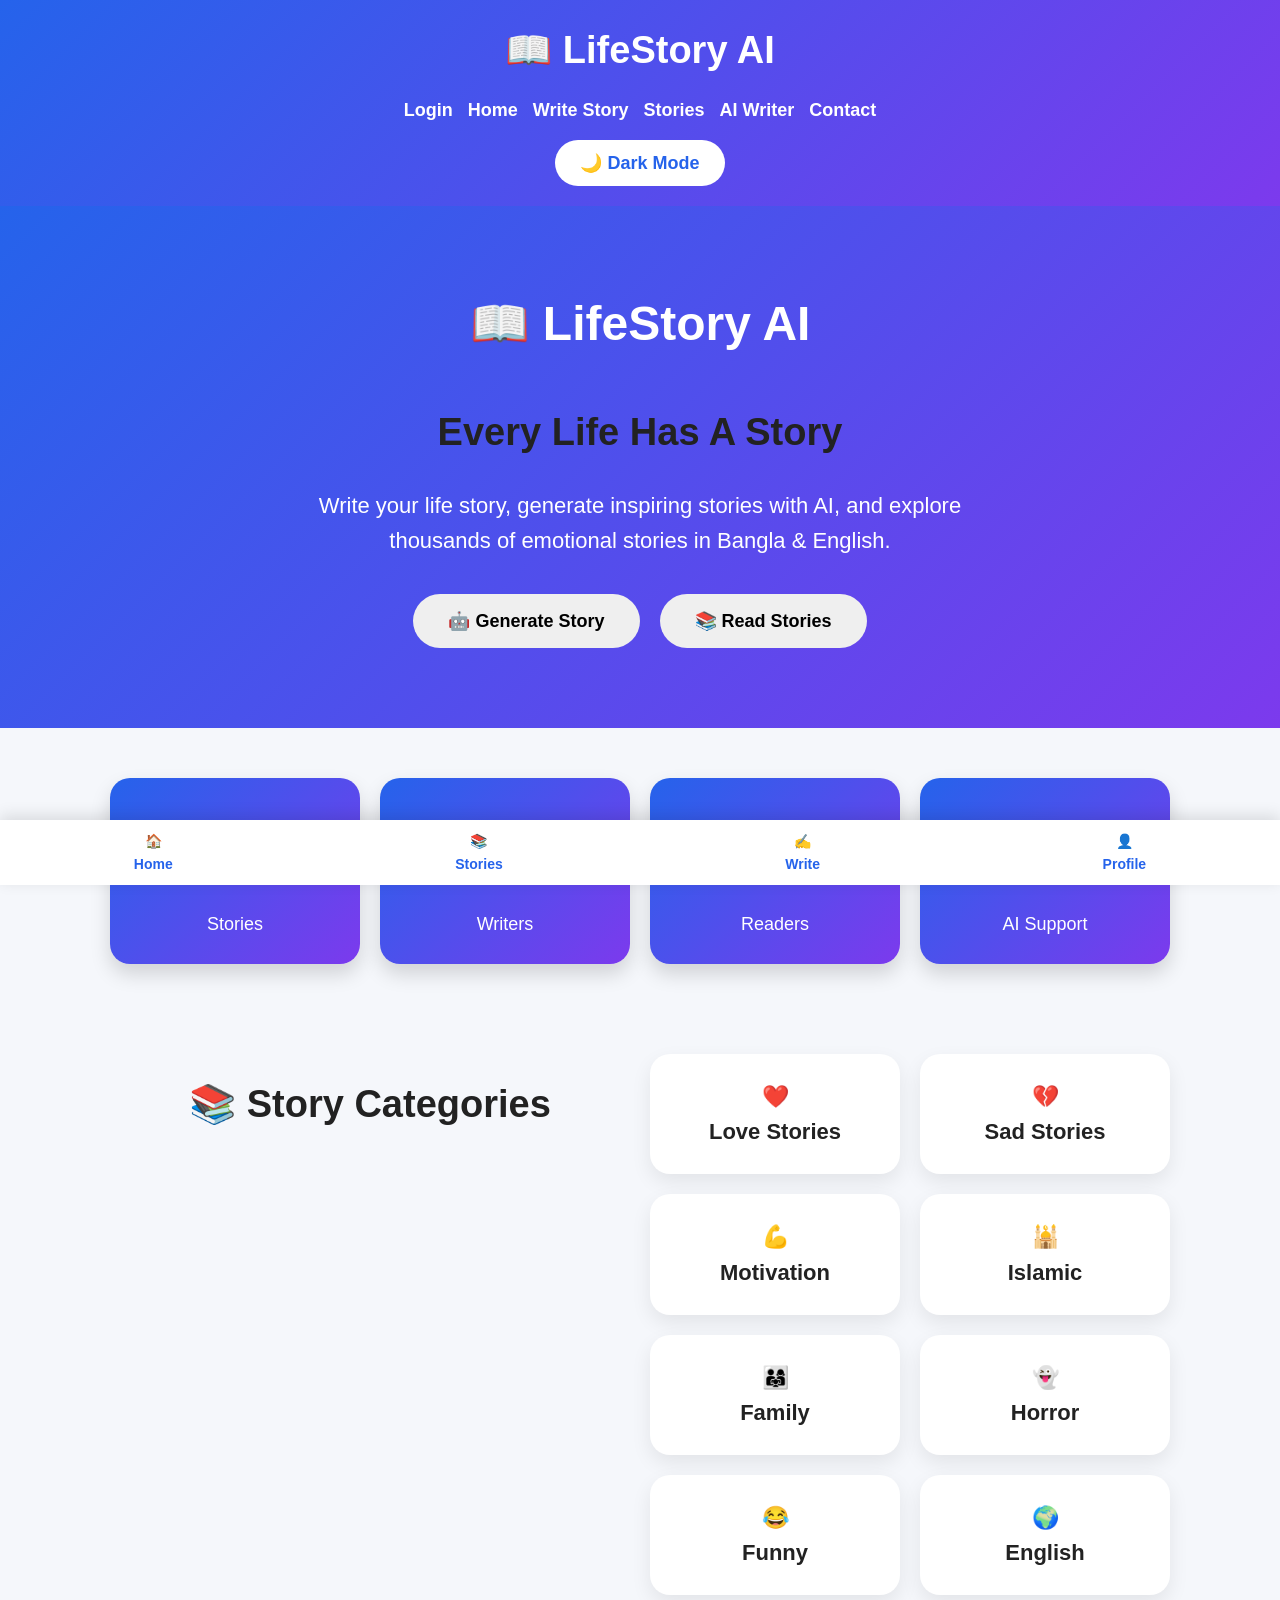
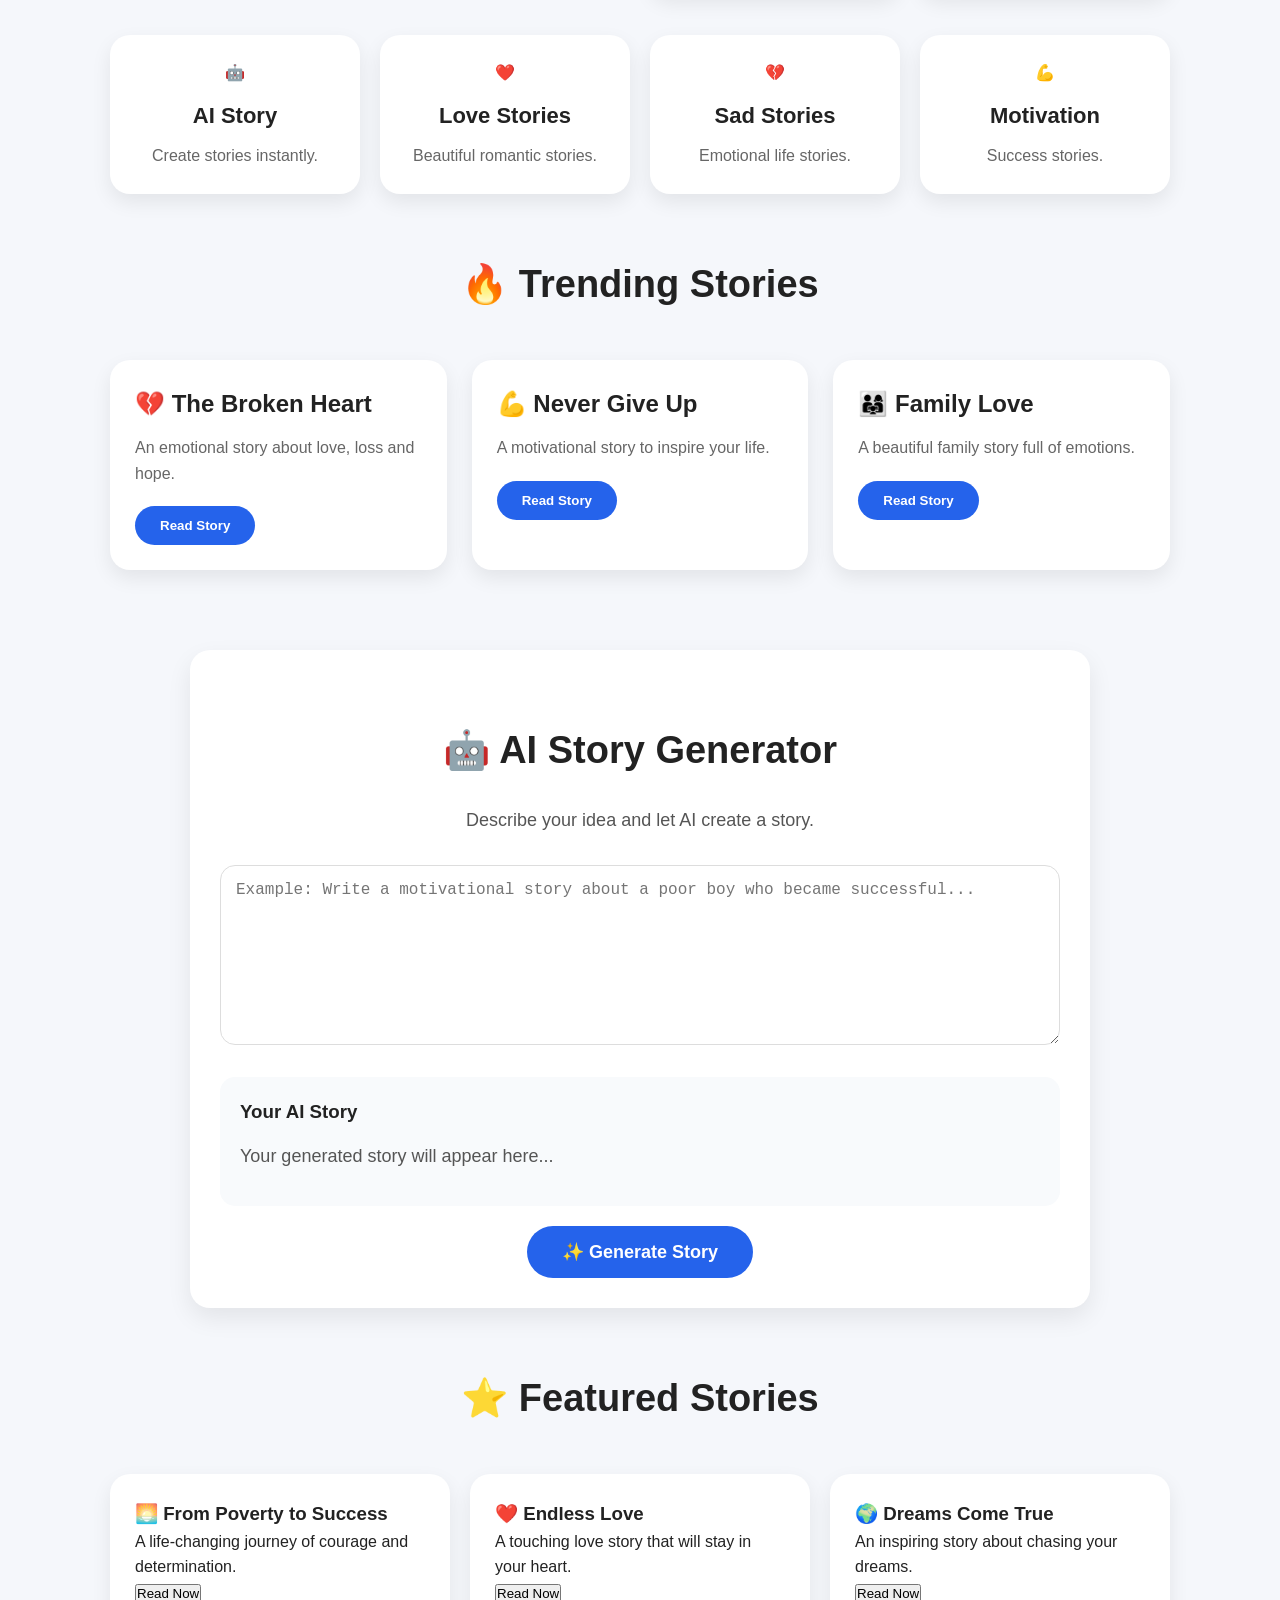
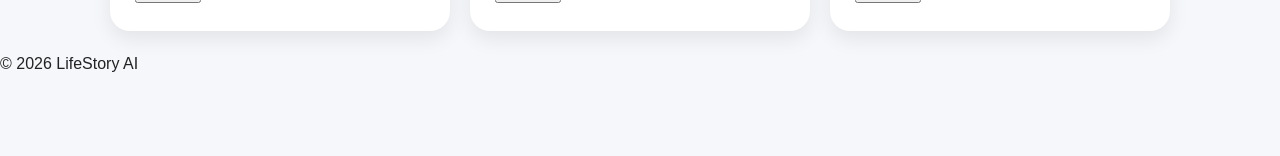
<file: index.html>
<!DOCTYPE html>
<html lang="en">
<head>
<meta charset="UTF-8">
<meta name="viewport" content="width=device-width, initial-scale=1.0">
<title>LifeStory AI | জীবনের গল্প AI</title>

<link rel="stylesheet" href="style.css">

</head>

<body>

<header class="header">

<div class="logo">
📖 LifeStory AI
</div>

<nav>
<a href="login.html">Login</a>
<a href="#">Home</a>
<a href="write.html">Write Story</a>
<a href="#">Stories</a>
<a href="#">AI Writer</a>
<a href="#">Contact</a>

</nav>
<button id="darkModeBtn">🌙 Dark Mode</button>
</header>

<section class="hero">

<div class="hero-content">

<h1>📖 LifeStory AI</h1>

<h2>Every Life Has A Story</h2>

<p>
Write your life story, generate inspiring stories with AI, and explore thousands of emotional stories in Bangla & English.
</p>

<div class="hero-buttons">
<button>🤖 Generate Story</button>
<button>📚 Read Stories</button>
</div>

</div>

</section>
  <section class="stats">
<div class="stat-card">
<h2>10K+</h2>
<p>Stories</p>
</div>
<div class="stat-card">
<h2>5K+</h2>
<p>Writers</p>
</div>
<div class="stat-card">
<h2>100K+</h2>
<p>Readers</p>
</div>
<div class="stat-card">
<h2>24/7</h2>
<p>AI Support</p>
</div>
  </section>
<section class="categories">

<h2>📚 Story Categories</h2>

<div class="category-grid">

<div class="category-card">❤️<br>Love Stories</div>

<div class="category-card">💔<br>Sad Stories</div>

<div class="category-card">💪<br>Motivation</div>

<div class="category-card">🕌<br>Islamic</div>

<div class="category-card">👨‍👩‍👧<br>Family</div>

<div class="category-card">👻<br>Horror</div>

<div class="category-card">😂<br>Funny</div>

<div class="category-card">🌍<br>English</div>

</div>

</section>
<section class="features">

<div class="card">
🤖
<h3>AI Story</h3>
<p>Create stories instantly.</p>
</div>

<div class="card">
❤️
<h3>Love Stories</h3>
<p>Beautiful romantic stories.</p>
</div>

<div class="card">
💔
<h3>Sad Stories</h3>
<p>Emotional life stories.</p>
</div>

<div class="card">
💪
<h3>Motivation</h3>
<p>Success stories.</p>
</div>

</section>
  <section class="trending">

<h2>🔥 Trending Stories</h2>

<div class="story-grid">

<div class="story-card">
<h3>💔 The Broken Heart</h3>
<p>An emotional story about love, loss and hope.</p>
<button>Read Story</button>
</div>

<div class="story-card">
<h3>💪 Never Give Up</h3>
<p>A motivational story to inspire your life.</p>
<button>Read Story</button>
</div>

<div class="story-card">
<h3>👨‍👩‍👧 Family Love</h3>
<p>A beautiful family story full of emotions.</p>
<a href="story.html">
<button>Read Story</button>
</a>
</div>

</div>

</section>
<section class="ai-generator">

<h2>🤖 AI Story Generator</h2>

<p>Describe your idea and let AI create a story.</p>

<textarea placeholder="Example: Write a motivational story about a poor boy who became successful..."></textarea>
<div id="storyOutput" class="story-output">

<h3>Your AI Story</h3>

<p>Your generated story will appear here...</p>

</div>
<button>✨ Generate Story</button>

</section>
  <section class="featured">

<h2>⭐ Featured Stories</h2>

<div class="featured-grid">

<div class="featured-card">
<h3>🌅 From Poverty to Success</h3>
<p>A life-changing journey of courage and determination.</p>
<button>Read Now</button>
</div>

<div class="featured-card">
<h3>❤️ Endless Love</h3>
<p>A touching love story that will stay in your heart.</p>
<button>Read Now</button>
</div>

<div class="featured-card">
<h3>🌍 Dreams Come True</h3>
<p>An inspiring story about chasing your dreams.</p>
<button>Read Now</button>
</div>

</div>

</section>
<footer>

© 2026 LifeStory AI

</footer>

<script src="script.js"></script>
<nav class="bottom-nav">
  <a href="index.html">🏠<br>Home</a>
  <a href="stories.html">📚<br>Stories</a>
  <a href="write.html">✍️<br>Write</a>
  <a href="login.html">👤<br>Profile</a>
</nav>
</body>
</html>
</file>
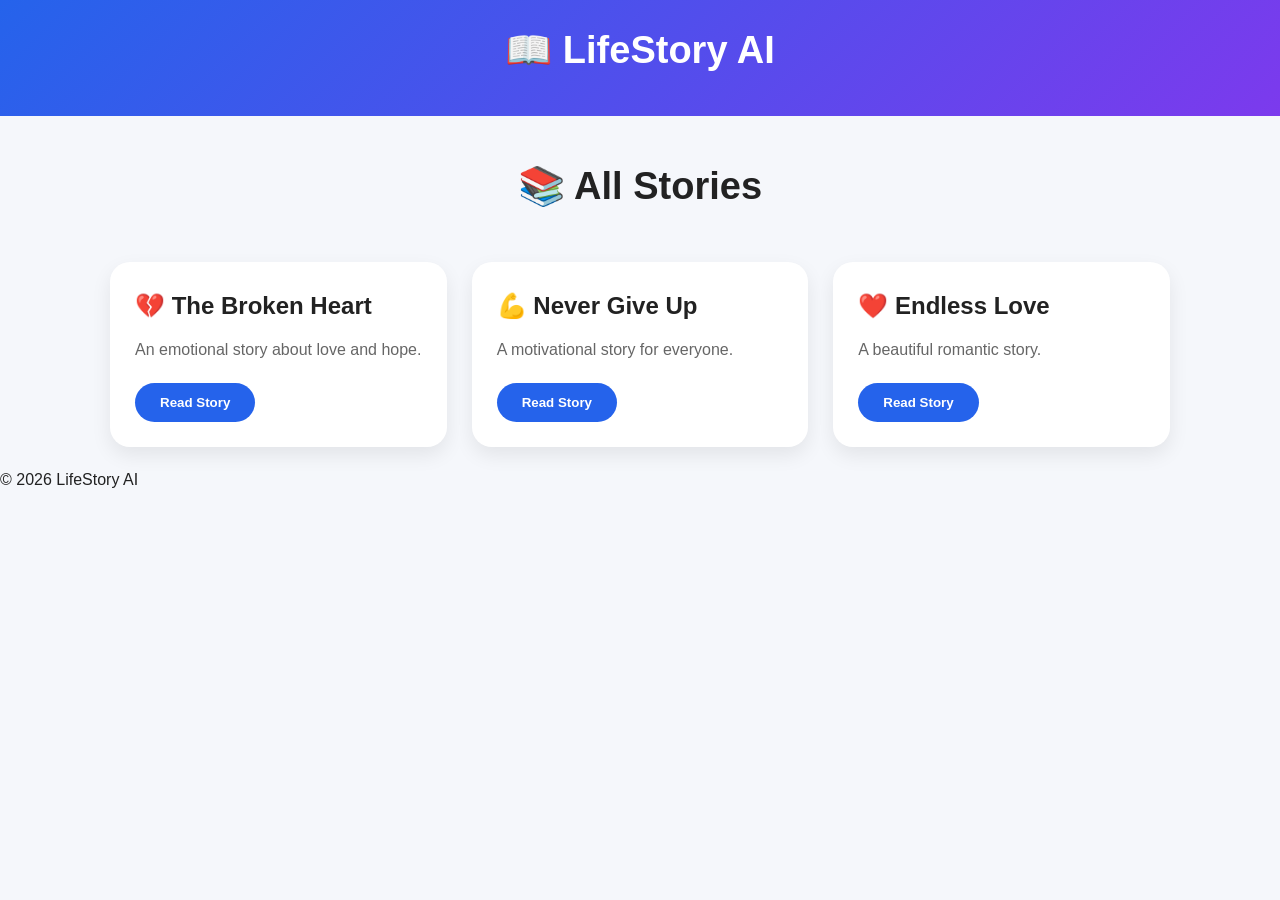
<file: stories.html>
<!DOCTYPE html>
<html lang="en">
<head>
<meta charset="UTF-8">
<meta name="viewport" content="width=device-width, initial-scale=1.0">
<title>Stories | LifeStory AI</title>
<link rel="stylesheet" href="style.css">
</head>
<body>

<header class="header">
<div class="logo">📖 LifeStory AI</div>
</header>

<section class="trending">

<h2>📚 All Stories</h2>

<div class="story-grid">

<div class="story-card">
<h3>💔 The Broken Heart</h3>
<p>An emotional story about love and hope.</p>
<a href="story.html"><button>Read Story</button></a>
</div>

<div class="story-card">
<h3>💪 Never Give Up</h3>
<p>A motivational story for everyone.</p>
<a href="story.html"><button>Read Story</button></a>
</div>

<div class="story-card">
<h3>❤️ Endless Love</h3>
<p>A beautiful romantic story.</p>
<a href="story.html"><button>Read Story</button></a>
</div>

</div>

</section>

<footer>
© 2026 LifeStory AI
</footer>

</body>
</html>
</file>
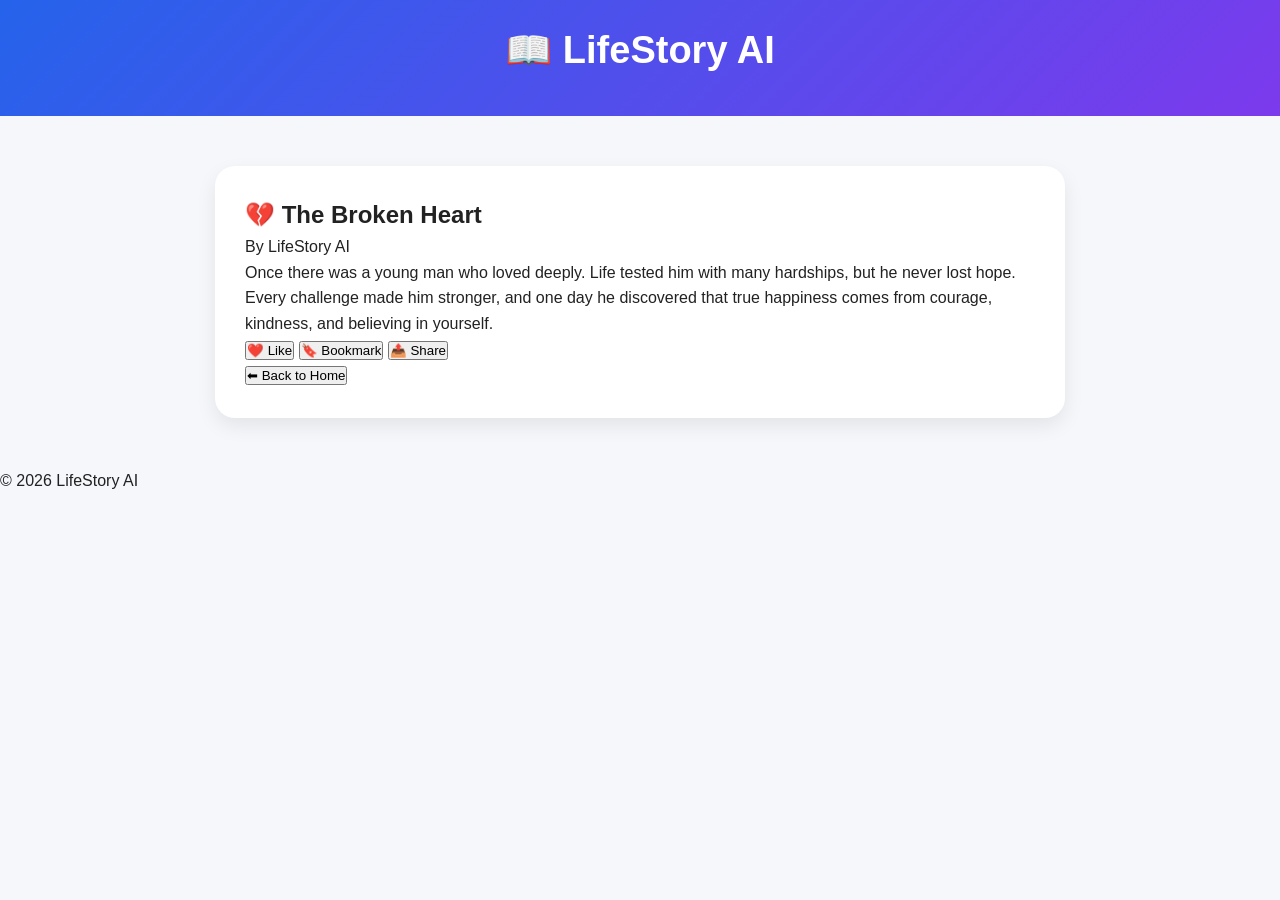
<file: story.html>
<!DOCTYPE html>
<html lang="en">
<head>
<meta charset="UTF-8">
<meta name="viewport" content="width=device-width, initial-scale=1.0">
<title>Read Story | LifeStory AI</title>
<link rel="stylesheet" href="style.css">
</head>
<body>

<header class="header">
<div class="logo">📖 LifeStory AI</div>
</header>

<section class="story-page">

<h1>💔 The Broken Heart</h1>

<p class="author">By LifeStory AI</p>

<p>
Once there was a young man who loved deeply. Life tested him with many hardships, but he never lost hope. Every challenge made him stronger, and one day he discovered that true happiness comes from courage, kindness, and believing in yourself.
</p>
<div class="story-actions">

<button id="likeBtn">❤️ Like</button>

<button id="bookmarkBtn">🔖 Bookmark</button>

<button id="shareBtn">📤 Share</button>

</div>
<a href="index.html">
<button>⬅ Back to Home</button>
</a>

</section>

<footer>
© 2026 LifeStory AI
</footer>

</body>
</html>
</file>
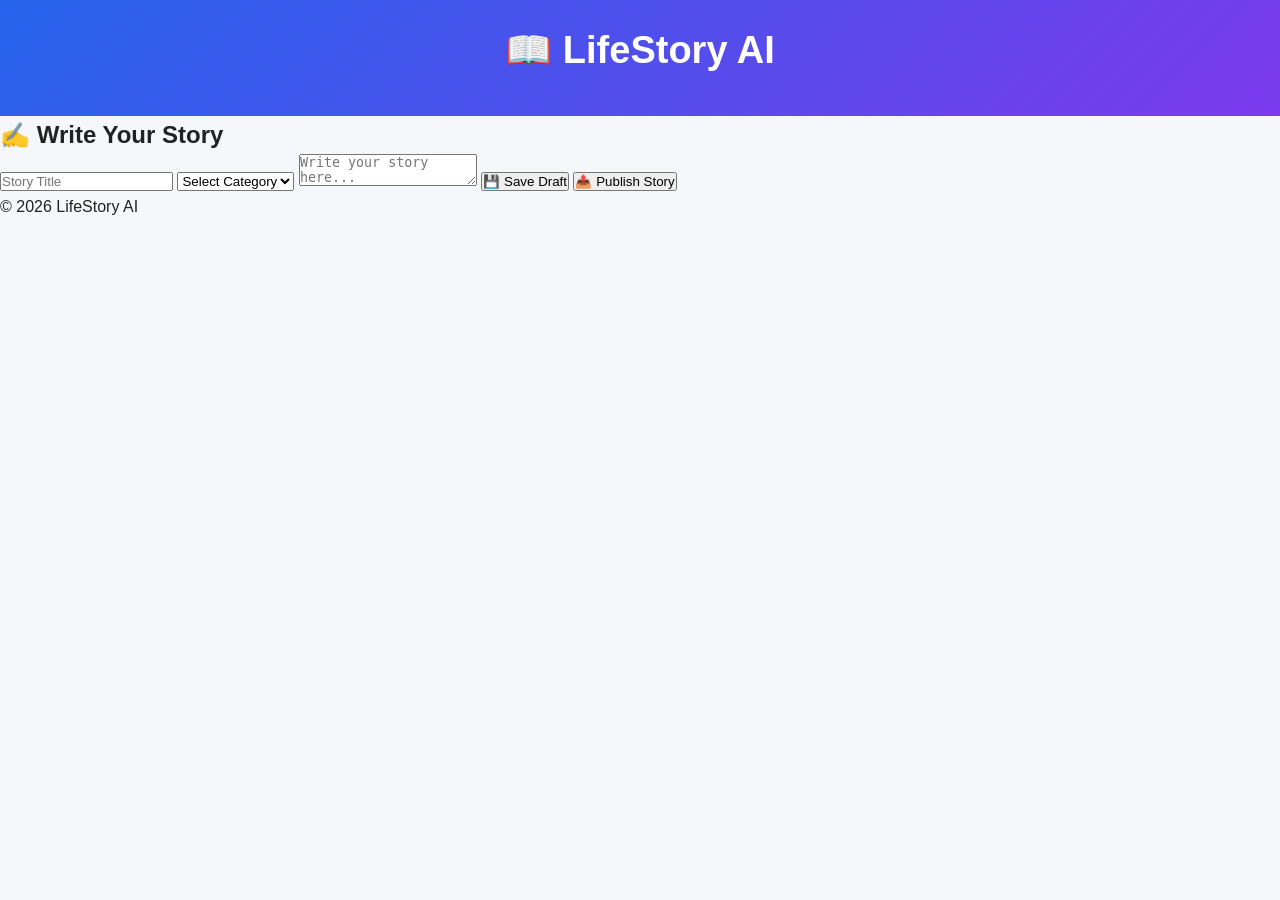
<file: write.html>
<!DOCTYPE html>
<html lang="en">
<head>
<meta charset="UTF-8">
<meta name="viewport" content="width=device-width, initial-scale=1.0">
<title>Write Story | LifeStory AI</title>
<link rel="stylesheet" href="style.css">
</head>

<body>

<header class="header">
<div class="logo">📖 LifeStory AI</div>
</header>

<section class="write-story">

<h1>✍️ Write Your Story</h1>

<input type="text" placeholder="Story Title">

<select>
<option>Select Category</option>
<option>Love</option>
<option>Motivation</option>
<option>Sad</option>
<option>Islamic</option>
<option>Family</option>
<option>Horror</option>
<option>Funny</option>
</select>

<textarea placeholder="Write your story here..."></textarea>

<button>💾 Save Draft</button>

<button>📤 Publish Story</button>

</section>

<footer>
© 2026 LifeStory AI
</footer>

</body>
</html>
</file>
<file: style.css>
/* ===== LifeStory AI - Part 1 ===== */

*{
margin:0;
padding:0;
box-sizing:border-box;
}

body{
font-family:Arial,sans-serif;
background:#f5f7fb;
color:#222;
line-height:1.6;
}

/* Header */

.header{
background:linear-gradient(135deg,#2563eb,#7c3aed);
padding:20px;
text-align:center;
color:#fff;
position:sticky;
top:0;
z-index:1000;
}

.logo{
font-size:38px;
font-weight:bold;
margin-bottom:15px;
}

nav{
display:flex;
justify-content:center;
flex-wrap:wrap;
gap:15px;
margin-bottom:15px;
}

nav a{
color:#fff;
text-decoration:none;
font-size:18px;
font-weight:bold;
transition:.3s;
}

nav a:hover{
color:#ffe066;
}

/* Dark Mode Button */

#darkModeBtn{
background:#fff;
color:#2563eb;
border:none;
padding:12px 25px;
border-radius:30px;
font-size:18px;
font-weight:bold;
cursor:pointer;
transition:.3s;
}

#darkModeBtn:hover{
transform:scale(1.05);
}

/* Hero */

.hero{
background:linear-gradient(135deg,#2563eb,#7c3aed);
color:#fff;
padding:80px 20px;
text-align:center;
}

.hero h1{
font-size:48px;
margin-bottom:20px;
}

.hero p{
font-size:22px;
max-width:700px;
margin:auto;
}

.hero-buttons{
margin-top:35px;
display:flex;
justify-content:center;
gap:20px;
flex-wrap:wrap;
}

.hero-buttons button{
padding:16px 35px;
border:none;
border-radius:35px;
font-size:18px;
cursor:pointer;
font-weight:bold;
transition:.3s;
}

.hero-buttons button:hover{
transform:translateY(-5px);
box-shadow:0 10px 20px rgba(0,0,0,.2);
}
/* ===== LifeStory AI - Part 2 ===== */

/* Statistics */

.stats{
display:grid;
grid-template-columns:repeat(auto-fit,minmax(170px,1fr));
gap:20px;
padding:50px 20px;
max-width:1100px;
margin:auto;
}

.stat-card{
background:linear-gradient(135deg,#2563eb,#7c3aed);
color:#fff;
padding:25px;
border-radius:20px;
text-align:center;
box-shadow:0 10px 20px rgba(0,0,0,.15);
transition:.3s;
}

.stat-card:hover{
transform:translateY(-8px);
}

.stat-card h2{
font-size:36px;
margin-bottom:10px;
}

.stat-card p{
font-size:18px;
}

/* Section Title */

section h2{
text-align:center;
font-size:38px;
margin:40px 0 25px;
color:#222;
}

/* Story Categories */

.categories{
display:grid;
grid-template-columns:repeat(auto-fit,minmax(180px,1fr));
gap:20px;
padding:20px;
max-width:1100px;
margin:auto;
}

.card{
background:#fff;
border-radius:20px;
padding:25px;
text-align:center;
box-shadow:0 8px 20px rgba(0,0,0,.08);
transition:.3s;
}

.card:hover{
transform:translateY(-8px);
}

.card h3{
margin-top:12px;
font-size:22px;
color:#222;
}

.card p{
margin-top:10px;
color:#666;
}

/* Trending Stories */

.story-grid{
display:grid;
grid-template-columns:repeat(auto-fit,minmax(280px,1fr));
gap:25px;
padding:20px;
max-width:1100px;
margin:auto;
}

.story-card{
background:#fff;
padding:25px;
border-radius:20px;
box-shadow:0 8px 20px rgba(0,0,0,.08);
transition:.3s;
}

.story-card:hover{
transform:translateY(-8px);
}

.story-card h3{
font-size:24px;
margin-bottom:12px;
color:#222;
}

.story-card p{
color:#666;
margin-bottom:20px;
}

.story-card button{
background:#2563eb;
color:#fff;
border:none;
padding:12px 25px;
border-radius:30px;
cursor:pointer;
font-weight:bold;
}

.story-card button:hover{
background:#1d4ed8;
}
/* ===== LifeStory AI - Part 3 ===== */

/* AI Story Generator */

.ai-generator{
max-width:900px;
margin:60px auto;
padding:30px;
background:#ffffff;
border-radius:20px;
box-shadow:0 10px 25px rgba(0,0,0,.08);
text-align:center;
}

.ai-generator p{
margin:15px 0;
color:#555;
font-size:18px;
}

.ai-generator textarea{
width:100%;
height:180px;
padding:15px;
border:1px solid #ddd;
border-radius:15px;
font-size:16px;
resize:vertical;
margin-top:15px;
}

.ai-generator button{
margin-top:20px;
background:#2563eb;
color:#fff;
border:none;
padding:15px 35px;
border-radius:30px;
font-size:18px;
font-weight:bold;
cursor:pointer;
transition:.3s;
}

.ai-generator button:hover{
background:#1d4ed8;
}

.story-output{
margin-top:25px;
background:#f8fafc;
padding:20px;
border-radius:15px;
text-align:left;
}

/* Story Page */

.story-page{
max-width:850px;
margin:50px auto;
background:#fff;
padding:30px;
border-radius:20px;
box-shadow:0 8px 20px rgba(0,0,0,.08);
}-shadow
/* ===== LifeStory AI - Part 4 ===== */

/* Buttons */

button{
background:#2563eb;
color:#fff;
border:none;
padding:12px 25px;
border-radius:30px;
font-size:16px;
font-weight:bold;
cursor:pointer;
transition:all .3s ease;
}

button:hover{
background:#1d4ed8;
transform:translateY(-3px);
box-shadow:0 10px 20px rgba(0,0,0,.15);
}

/* Bottom Navigation */

.bottom-nav{
position:fixed;
bottom:0;
left:0;
right:0;
height:65px;
background:#ffffff;
display:flex;
justify-content:space-around;
align-items:center;
box-shadow:0 -4px 15px rgba(0,0,0,.12);
z-index:999;
}

.bottom-nav a{
text-decoration:none;
color:#2563eb;
font-size:14px;
font-weight:bold;
text-align:center;
}

body{
padding-bottom:80px;
}

/* Dark Mode */

.dark{
background:#111827;
color:#fff;
}

.dark .card,
.dark .story-card,
.dark .stat-card,
.dark .ai-generator,
.dark .story-page,
.dark .write-story,
.dark .login-box{
background:#1f2937;
color:#fff;
}

.dark h1,
.dark h2,
.dark h3,
.dark p{
color:#fff;
}

.dark input,
.dark textarea,
.dark select{
background:#374151;
color:#fff;
border:1px solid #555;
}

.dark footer{
background:#000;
}

/* Animation */

@keyframes fadeUp{
from{
opacity:0;
transform:translateY(30px);
}
to{
opacity:1;
transform:translateY(0);
}
}

section{
animation:fadeUp .8s ease;
}

/* Mobile Responsive */

@media(max-width:768px){

.hero h1{
font-size:34px;
}

.hero p{
font-size:18px;
}

.logo{
font-size:28px;
}

nav{
flex-direction:column;
gap:10px;
}

section h2{
font-size:28px;
}

.story-grid,
.categories,
.stats{
grid-template-columns:1fr;
}

.story-page,
.write-story,
.ai-generator,
.login-box{
margin:20px;
padding:20px;
}

button{
width:100%;
}

.story-actions{
flex-direction:column;
}

}
.hero-content{
max-width:900px;
margin:auto;
}

.category-grid{
display:grid;
grid-template-columns:repeat(auto-fit,minmax(180px,1fr));
gap:20px;
margin-top:20px;
}

.category-card{
background:#fff;
padding:25px;
border-radius:20px;
text-align:center;
font-size:22px;
font-weight:bold;
box-shadow:0 8px 20px rgba(0,0,0,.08);
transition:.3s;
}

.category-card:hover{
transform:translateY(-8px);
}

.features{
display:grid;
grid-template-columns:repeat(auto-fit,minmax(220px,1fr));
gap:20px;
padding:20px;
max-width:1100px;
margin:auto;
}

.featured-grid{
display:grid;
grid-template-columns:repeat(auto-fit,minmax(280px,1fr));
gap:20px;
padding:20px;
max-width:1100px;
margin:auto;
}

.featured-card{
background:#fff;
padding:25px;
border-radius:20px;
box-shadow:0 8px 20px rgba(0,0,0,.08);
}
</file>
